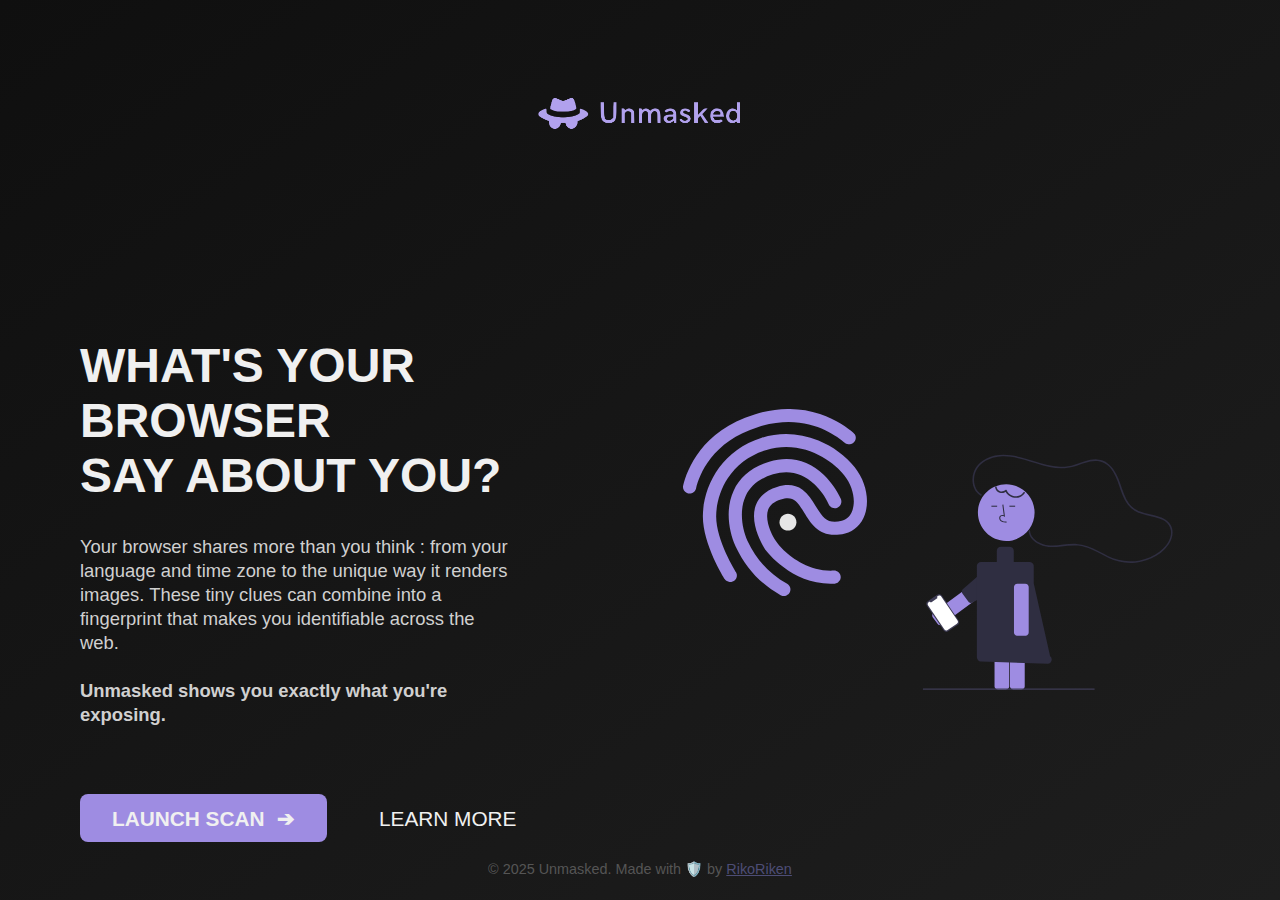
<file: docs/index.html>
<!DOCTYPE html>
<html lang="en">
<head>
  <meta charset="UTF-8" />
  <meta name="viewport" content="width=device-width, initial-scale=1.0"/>
  <title>Home - Unmasked</title>
  <link rel="stylesheet" href="styles/home.css"/>
  <link rel="shortcut icon" type="image/x-icon" href="assets/unmasked-favicon.ico">
</head>
<body>
  <header>
    <p align="center">
            <a href="https://rikoriken.github.io/Unmasked/" >
            <img src="assets/Unmasked_logo.png" alt="Unmasked Logo" class="logo" />
        </a>
        </p>
  </header>

  <main>
    <div class="container-100vw">
        <div class="div-50percent left">
            <h1>WHAT'S YOUR BROWSER<br>SAY ABOUT YOU?</h1>
            <p class="description">Your browser shares more than you think : from your language and time zone to the unique way it renders images. These tiny clues can combine into a fingerprint that makes you identifiable across the web.<br><br><strong>Unmasked shows you exactly what you're exposing.</strong></p>
            <div class="button-container">
                <a href="scan.html" class="cta-button">LAUNCH SCAN<span style="padding-left: 12px;">➔</span></a>
                <a href="about.html" class="cta-button secondary">LEARN MORE</a>
            </div>
        </div>
        <div class="div-50percent">
            <img class="header-img" src="assets/Fingerprint_Illustration.svg" alt="Description of image" />
        </div>
    </div>
  </main>

  <footer>
    <p>© 2025 Unmasked. Made with 🛡️ by <a href="https://github.com/RikoRiken" style="color: #4d4d76;" target="_blank" rel="noopener noreferrer">RikoRiken</a></p>
  </footer>
</body>
</html>
</file>
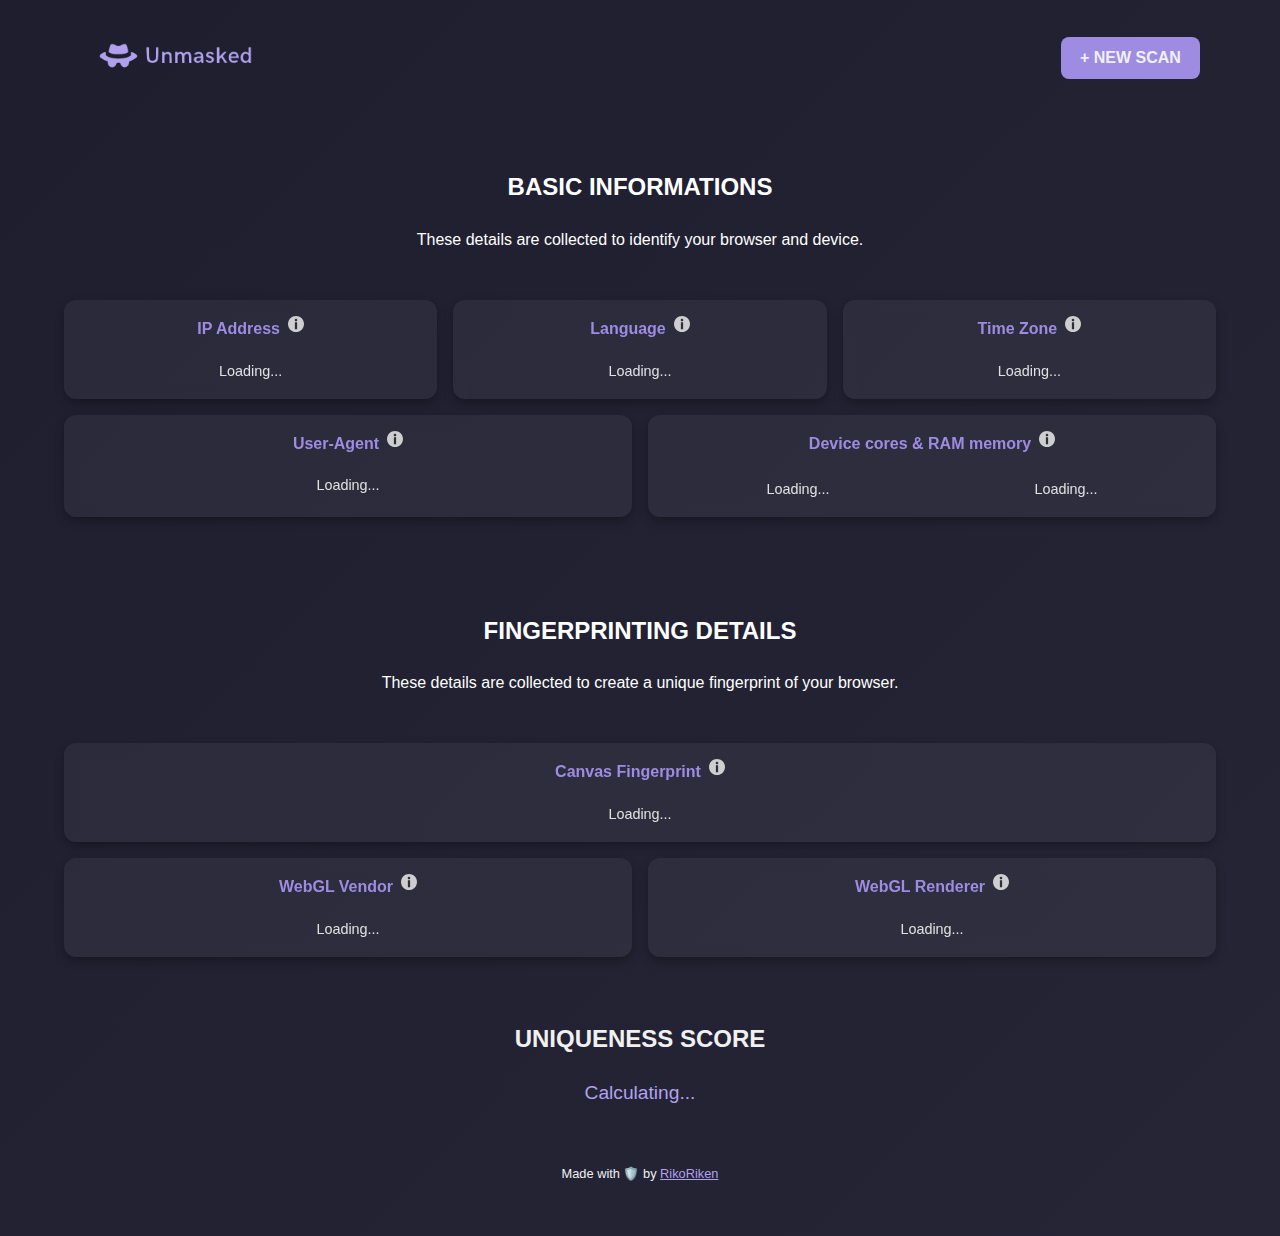
<file: frontend/index.html>
<!-- 
     _   _                           _            _ 
    | | | |_ __  _ __ ___   __ _ ___| | _____  __| |
    | | | | '_ \| '_ ` _ \ / _` / __| |/ / _ \/ _` |
    | |_| | | | | | | | | | (_| \__ \   <  __/ (_| |
     \___/|_| |_|_| |_| |_|\__,_|___/_|\_\___|\__,_|
                                                
Unmasked, a simple web application to discover your fingerprint on websites. -->

<!DOCTYPE html>
<html lang="en">
<head>
  <link rel="stylesheet" href="./styles.css">
  <meta charset="UTF-8">
  <meta name="viewport" content="width=device-width, initial-scale=1">
  <title>Unmasked – Browser Fingerprint Explorer</title>
</head>

<body>

  <header>
    <div class="navbar">
        <div>
            <img src="../assets/Unmasked_logo.png" alt="Unmasked Logo" width="192px">
        </div>
        <div>
            <button id="new-scan" class="button">+ NEW SCAN</button>
        </div>
    </div>
  </header>

  <main>
    <section id="basic-info">
        <div class="h2">
            <h2>BASIC INFORMATIONS</h2>
            <p>These details are collected to identify your browser and device.</p>
        </div>

        <div class="info-grid-horizontal">
            <div class="info-box">
                <div class="label">IP Address
                    <div class="tooltip-container">
                        <img src="../assets/info-icon.svg" class="info-icon" alt="Info">
                        <div class="tooltip">
                            <p><strong>This is your public IP address, which websites can access when you visit them.</strong></p>
                                <ul>
                                    <li>It can reveal your approximate location.</li>
                                    <li>It can reveal your internet provider.</li>
                                </ul>
                        </div>
                    </div>
                </div>
                <div class="result" id="ip-address">Loading...</div>
            </div>
            <div class="info-box">
                <div class="label">Language
                    <div class="tooltip-container">
                        <img src="../assets/info-icon.svg" class="info-icon" alt="Info">
                        <div class="tooltip">
                            <p><strong>This is the preferred language your browser shares with websites.</strong></p>
                                <ul>
                                    <li>Helps websites display content in the correct language.</li>
                                    <li>Can also give hints about your regional settings.</li>
                                </ul>
                        </div>
                    </div>
                </div>
                <div class="result" id="language">Loading...</div>
            </div>
            <div class="info-box">
                <div class="label">Time Zone
                    <div class="tooltip-container">
                        <img src="../assets/info-icon.svg" class="info-icon" alt="Info">
                        <div class="tooltip">
                            <p><strong>This is the time zone configured in your operating system or browser.</strong></p>
                                <ul>
                                    <li>Allows websites to adjust content like dates and times to match your local time.</li>
                                    <li>Can also reveal your location.</li>
                                </ul>
                        </div>
                    </div>
                </div>
                <div class="result" id="timezone">Loading...</div>
            </div>
            
        </div>

        <div class="info-grid-horizontal">
            <div class="info-box">
                <div class="label">User-Agent
                    <div class="tooltip-container">
                        <img src="../assets/info-icon.svg" class="info-icon" alt="Info">
                        <div class="tooltip">
                            <p><strong>The User-Agent is a string your browser sends to websites.</strong></p>
                                <ul>
                                    <li>It tells the site which browser and operating system you’re using.</li>
                                    <li>However, it can also reveal details about your device and software version.</li>
                                </ul>
                        </div>
                    </div>
                </div>
                <div class="result" id="user-agent">Loading...</div>
            </div>           
            <div class="info-box">
                <div class="label">Device cores & RAM memory
                    <div class="tooltip-container">
                        <img src="../assets/info-icon.svg" class="info-icon" alt="Info">
                        <div class="tooltip">
                            <p>These values show your device’s hardware capabilities.</p>
                                <ul>
                                    <li> The number of CPU cores indicates how many tasks your processor can handle.</li>
                                    <li> The RAM value is an approximation provided by the browser and may be lower than your real device’s memory.</li>
                                    <li> These details help websites optimize performance but are not always precise.</li>
                                </ul>
                        </div>
                    </div>
                </div>
                <div class="hardware-line">
                    <div class="result" id="hardware-concurrency">Loading...</div>
                    <div class="result" id="device-memory">Loading...</div>
                </div>
            </div>
        </div>

        </section>

    <section id="fingerprint">
        <div class="h2">
            <h2>FINGERPRINTING DETAILS</h2>
            <p>These details are collected to create a unique fingerprint of your browser.</p>
        </div>

        <div class="info-grid-horizontal">
            <div class="info-box">
                <div class="label">Canvas Fingerprint
                    <div class="tooltip-container">
                        <img src="../assets/info-icon.svg" class="info-icon" alt="Info">
                        <div class="tooltip">This is a unique identifier generated by rendering a hidden canvas element.</div>
                    </div>
                </div>
                <div class="result" id="canvas-fingerprint">Loading...</div>
                </div>
            </div>
        <div class="info-grid-horizontal">
            <div class="info-box">
                <div class="label">WebGL Vendor
                    <div class="tooltip-container">
                        <img src="../assets/info-icon.svg" class="info-icon" alt="Info">
                        <div class="tooltip">This is the vendor of the WebGL implementation.</div>
                    </div>
                </div>
                <div class="result" id="webgl-vendor">Loading...</div>
            </div>
            <div class="info-box">
                <div class="label">WebGL Renderer
                    <div class="tooltip-container">
                        <img src="../assets/info-icon.svg" class="info-icon" alt="Info">
                        <div class="tooltip">This is the renderer of the WebGL implementation.</div>
                    </div>
                </div>
                <div class="result" id="webgl-renderer">Loading...</div>
            </div>
        </div>
        </section>

    <section id="result">
      <h2>UNIQUENESS SCORE</h2>
      <p><span id="uniqueness-score">Calculating...</span></p>
    </section>
  </main>

  <footer>
    <p>Made with 🛡️ by <a href="https://github.com/RikoRiken" style="color: #b1a1ed;" target="_blank" rel="noopener noreferrer">RikoRiken</a></p>
  </footer>

  <script src="script.js"></script>

</body>
</html>
</file>
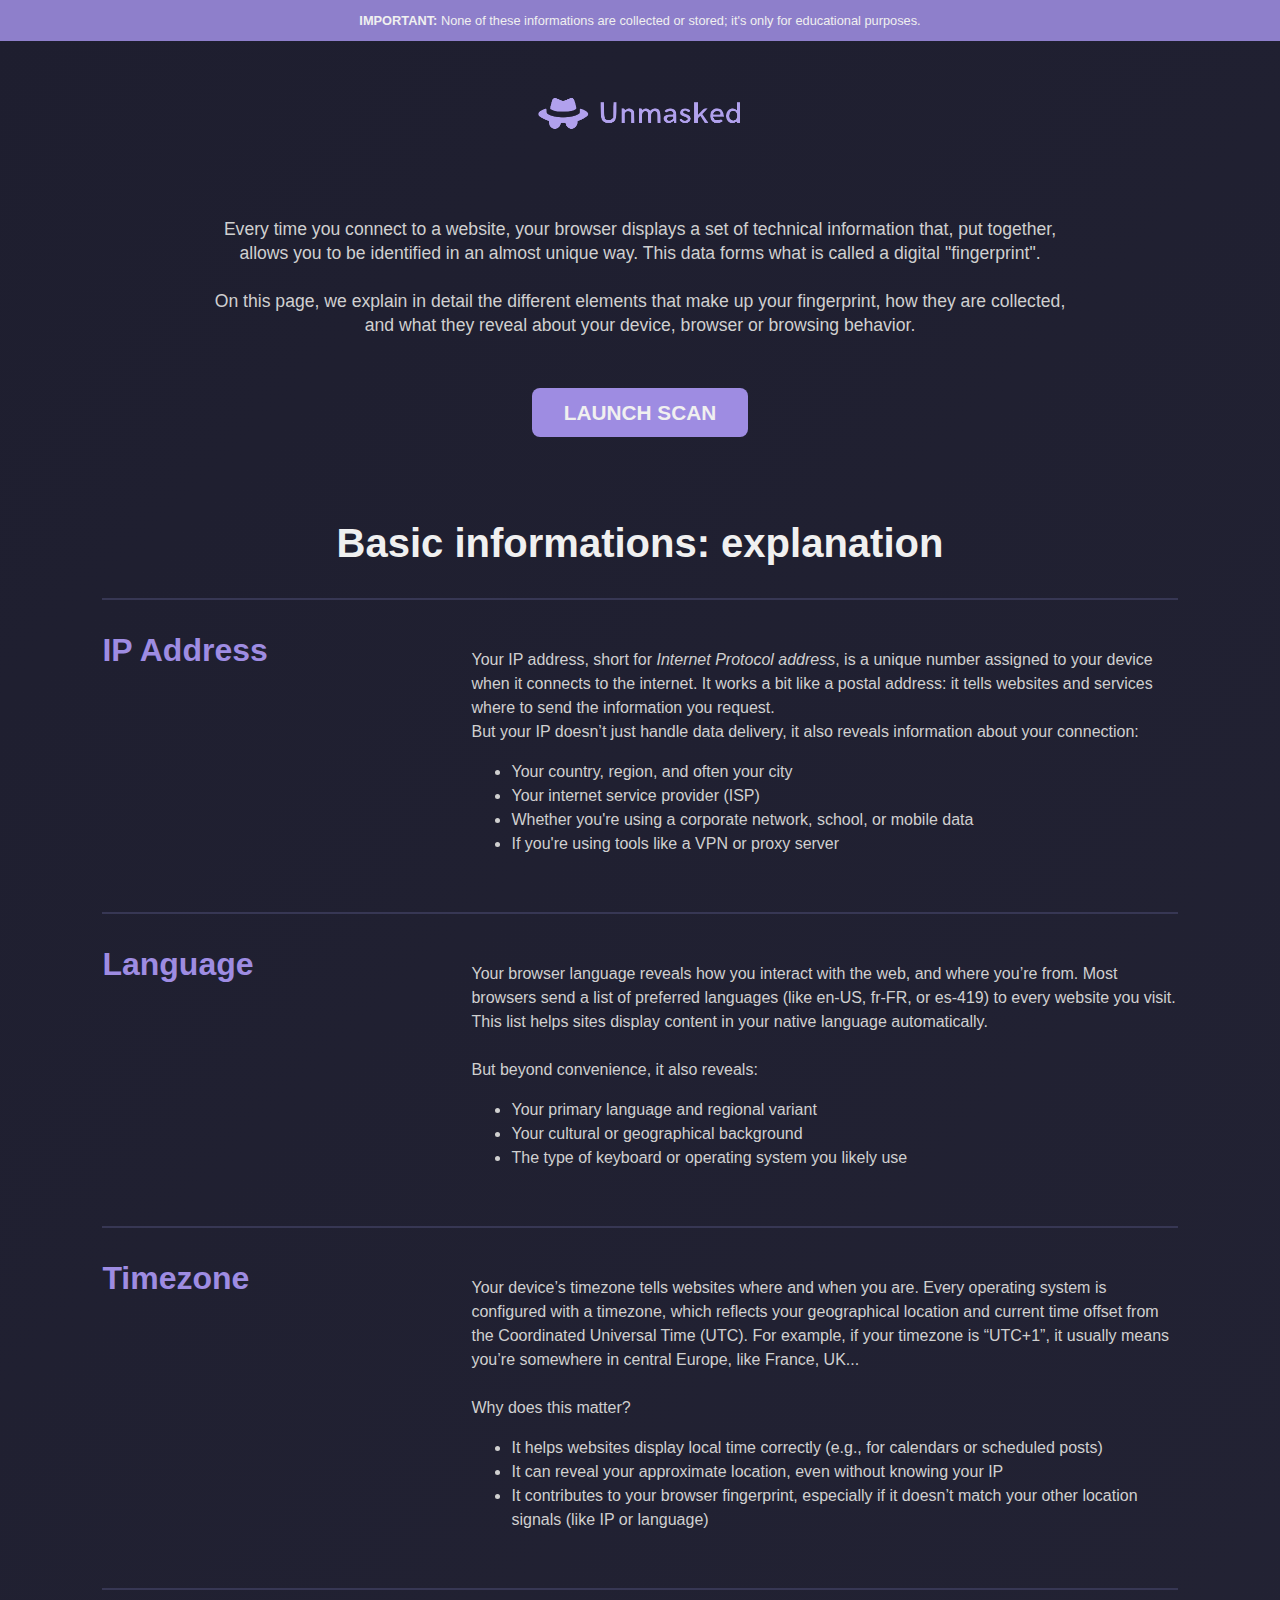
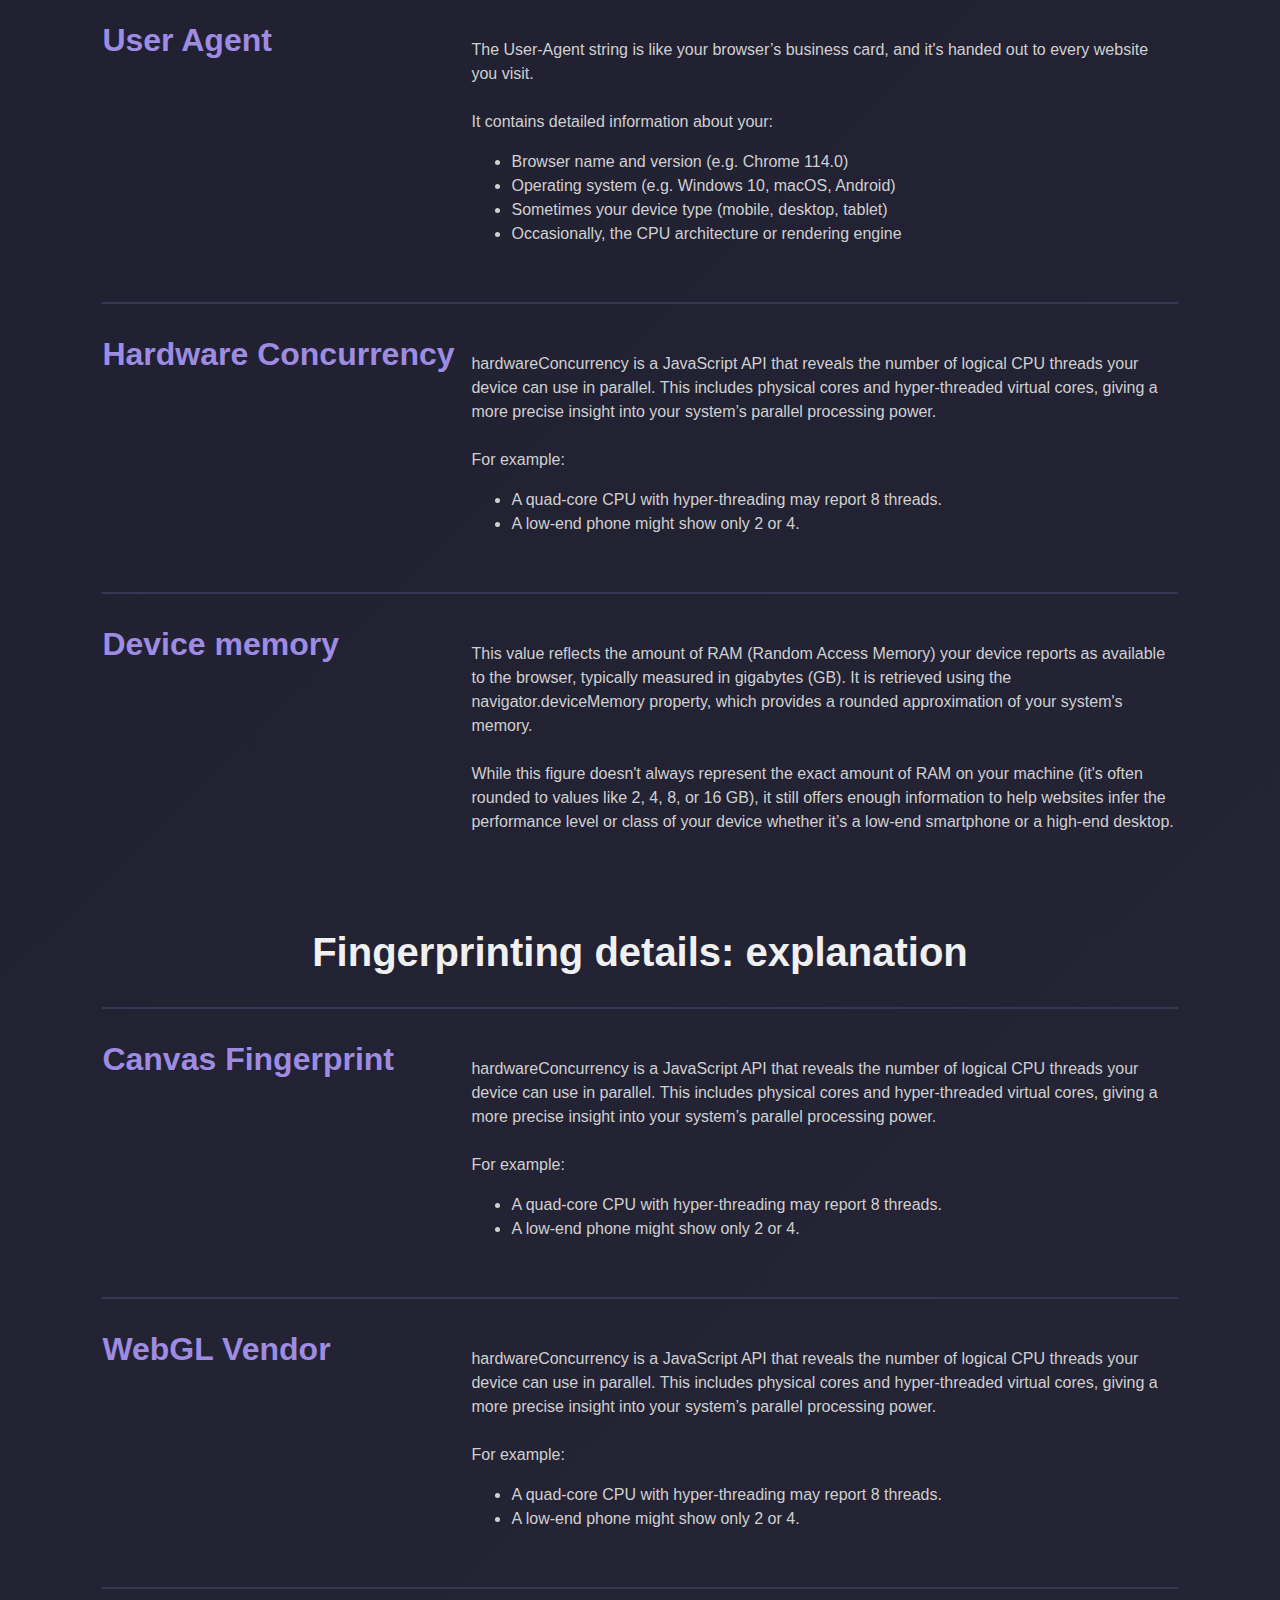
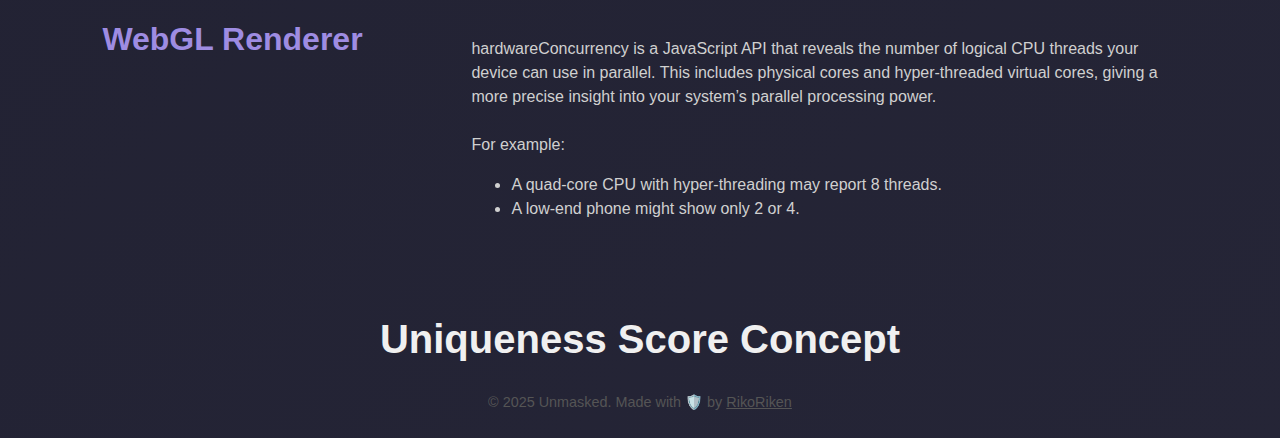
<file: docs/about.html>
<!DOCTYPE html>
<html lang="en">
<head>
  <meta charset="UTF-8" />
  <meta name="viewport" content="width=device-width, initial-scale=1.0"/>
  <title>Unmasked about</title>
  <link rel="stylesheet" href="styles/about.css"/>
</head>

<body>

    <banner>
        <div class="banner-content">
            <p><strong>IMPORTANT:</strong> None of these informations are collected or stored; it's only for educational purposes.</p>
        </div>
    </banner>

    <header>
        <p align="center">
            <a href="https://rikoriken.github.io/Unmasked/" >
            <img src="assets/Unmasked_logo.png" alt="Unmasked Logo" class="logo" />
        </a>
        </p>
        <p align="center" class="intro">Every time you connect to a website, your browser displays a set of technical information that, put together, allows you to be identified in an almost unique way. This data forms what is called a <b>digital "fingerprint"</b>.<br><br>On this page, we explain in detail the different elements that make up your fingerprint, how they are collected, and what they reveal about your device, browser or browsing behavior.</p>
        <p align="center">
            <a href="scan.html" class="cta-button">LAUNCH SCAN</a>
        </p>
    </header>

  <main>
    <h2>Basic informations: explanation</h2>
    <div class="explanation-grid">
        <div class="label">IP Address</div>
        <div class="description">
            <p>Your IP address, short for <i>Internet Protocol address</i>, is a unique number assigned to your device when it connects to the internet. It works a bit like a postal address: it tells websites and services where to send the information you request.<br> But your IP doesn’t just handle data delivery, it also reveals information about your connection:
            <ul>
                <li>Your country, region, and often your city</li>
                <li>Your internet service provider (ISP)</li>
                <li>Whether you're using a corporate network, school, or mobile data</li>
                <li>If you're using tools like a VPN or proxy server</li>
            </ul>
            </p>
        </div>
    </div>

    <div class="explanation-grid">
        <div class="label">Language</div>
        <div class="description">
            <p>Your browser language reveals how you interact with the web, and where you’re from. Most browsers send a list of preferred languages (like en-US, fr-FR, or es-419) to every website you visit. This list helps sites display content in your native language automatically.
            <br><br>But beyond convenience, it also reveals:
            <ul>
                <li>Your primary language and regional variant</li>
                <li>Your cultural or geographical background</li>
                <li>The type of keyboard or operating system you likely use</li>
            </ul>
            </p>
        </div>
    </div>

    <div class="explanation-grid">
        <div class="label">Timezone</div>
        <div class="description">
            <p>Your device’s timezone tells websites where and when you are. Every operating system is configured with a timezone, which reflects your geographical location and current time offset from the Coordinated Universal Time (UTC). For example, if your timezone is “UTC+1”, it usually means you’re somewhere in central Europe, like France, UK...<br><br>Why does this matter?
            <ul>
                <li>It helps websites display local time correctly (e.g., for calendars or scheduled posts)</li>
                <li>It can reveal your approximate location, even without knowing your IP</li>
                <li>It contributes to your browser fingerprint, especially if it doesn’t match your other location signals (like IP or language)</li>
            </ul>
            </p>
        </div>
    </div>

    <div class="explanation-grid">
        <div class="label">User Agent</div>
        <div class="description">
            <p> The User-Agent string is like your browser’s business card, and it's handed out to every website you visit.
                <br><br>It contains detailed information about your:
            <ul>
                <li>Browser name and version (e.g. Chrome 114.0)</li>
                <li>Operating system (e.g. Windows 10, macOS, Android)</li>
                <li>Sometimes your device type (mobile, desktop, tablet)</li>
                <li>Occasionally, the CPU architecture or rendering engine</li>
            </ul>
            </p>
        </div>
    </div>

    <div class="explanation-grid">
        <div class="label">Hardware Concurrency</div>
        <div class="description">
            <p> hardwareConcurrency is a JavaScript API that reveals the number of logical CPU threads your device can use in parallel. This includes physical cores and hyper-threaded virtual cores, giving a more precise insight into your system’s parallel processing power.<br><br>For example:
            <ul>
                <li>A quad-core CPU with hyper-threading may report 8 threads.</li>
                <li>A low-end phone might show only 2 or 4.</li>
            </ul>
            </p>
        </div>
    </div>

    <div class="explanation-grid">
        <div class="label">Device memory</div>
        <div class="description">
            <p> This value reflects the amount of RAM (Random Access Memory) your device reports as available to the browser, typically measured in gigabytes (GB). It is retrieved using the navigator.deviceMemory property, which provides a rounded approximation of your system's memory.<br><br>While this figure doesn't always represent the exact amount of RAM on your machine (it's often rounded to values like 2, 4, 8, or 16 GB), it still offers enough information to help websites infer the performance level or class of your device whether it’s a low-end smartphone or a high-end desktop.
            </p>
        </div>
    </div>

    <h2>Fingerprinting details: explanation</h2>
    <div class="explanation-grid">
        <div class="label">Canvas Fingerprint</div>
        <div class="description">
            <p> hardwareConcurrency is a JavaScript API that reveals the number of logical CPU threads your device can use in parallel. This includes physical cores and hyper-threaded virtual cores, giving a more precise insight into your system’s parallel processing power.<br><br>For example:
            <ul>
                <li>A quad-core CPU with hyper-threading may report 8 threads.</li>
                <li>A low-end phone might show only 2 or 4.</li>
            </ul>
        </div>
    </div>

    <div class="explanation-grid">
        <div class="label">WebGL Vendor</div>
        <div class="description">
            <p> hardwareConcurrency is a JavaScript API that reveals the number of logical CPU threads your device can use in parallel. This includes physical cores and hyper-threaded virtual cores, giving a more precise insight into your system’s parallel processing power.<br><br>For example:
            <ul>
                <li>A quad-core CPU with hyper-threading may report 8 threads.</li>
                <li>A low-end phone might show only 2 or 4.</li>
            </ul>
        </div>
    </div>

    <div class="explanation-grid">
        <div class="label">WebGL Renderer</div>
        <div class="description">
            <p> hardwareConcurrency is a JavaScript API that reveals the number of logical CPU threads your device can use in parallel. This includes physical cores and hyper-threaded virtual cores, giving a more precise insight into your system’s parallel processing power.<br><br>For example:
            <ul>
                <li>A quad-core CPU with hyper-threading may report 8 threads.</li>
                <li>A low-end phone might show only 2 or 4.</li>
            </ul>
        </div>
    </div>

    <h2>Uniqueness Score Concept</h2>


  <footer>
    <p>© 2025 Unmasked. Made with 🛡️ by <a href="https://github.com/RikoRiken" style="color: #555;" target="_blank" rel="noopener noreferrer">RikoRiken</a></p>
  </footer>
</body>
</html>
</file>
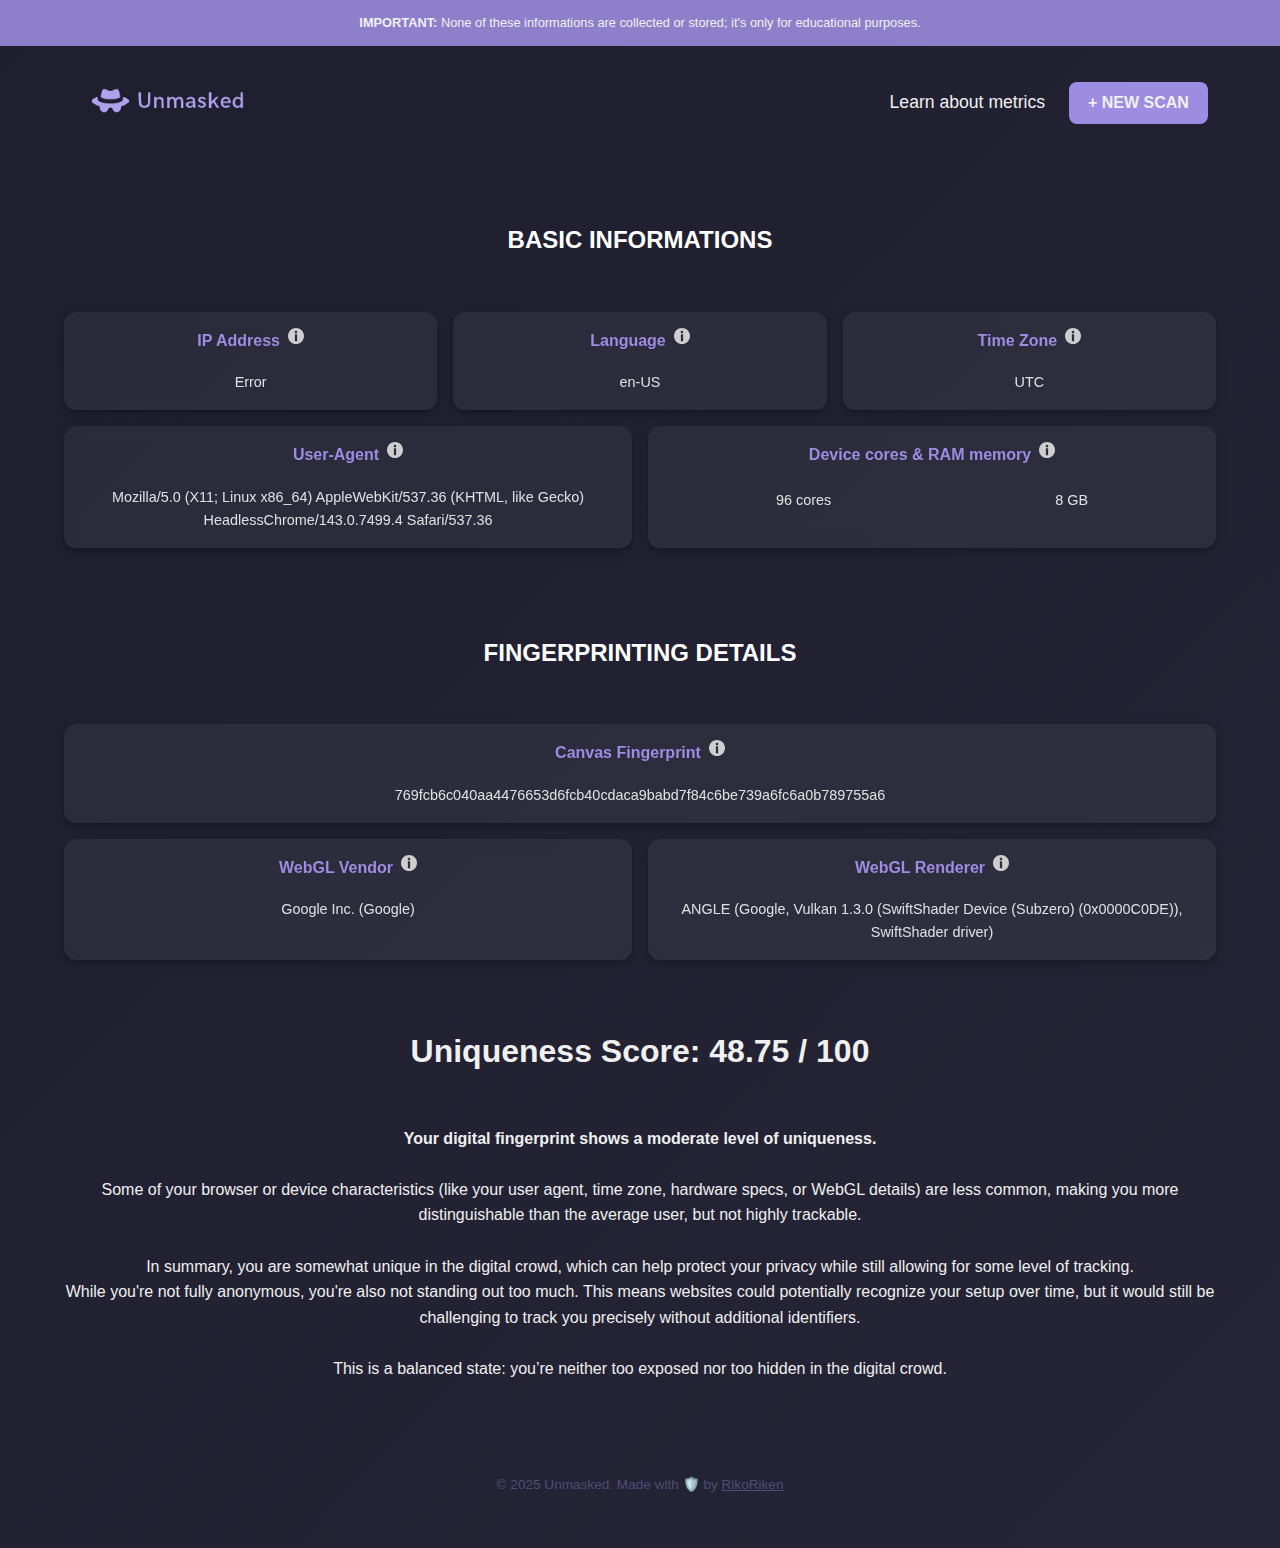
<file: docs/scan.html>
<!-- 
     _   _                           _            _ 
    | | | |_ __  _ __ ___   __ _ ___| | _____  __| |
    | | | | '_ \| '_ ` _ \ / _` / __| |/ / _ \/ _` |
    | |_| | | | | | | | | | (_| \__ \   <  __/ (_| |
     \___/|_| |_|_| |_| |_|\__,_|___/_|\_\___|\__,_|
                                                
Unmasked, a simple web application to discover your fingerprint on websites. -->

<!DOCTYPE html>
<html lang="en">
<head>
  <link rel="stylesheet" href="./styles/scan.css">
  <meta charset="UTF-8">
  <meta name="viewport" content="width=device-width, initial-scale=1">
  <title>Unmasked – Browser Fingerprint Explorer</title>
</head>

<body>

    <banner>
        <div class="banner-content">
            <p><strong>IMPORTANT:</strong> None of these informations are collected or stored; it's only for educational purposes.</p>
        </div>
    </banner>

    <header>
        <div class="navbar">
            <div>
                <p align="center">
                <a href="https://rikoriken.github.io/Unmasked/" >
                <img src="assets/Unmasked_logo.png" alt="Unmasked Logo" width="192px" />
            </a>
            </p>
            </div>
            <div>
                <a href="about.html" class="about-btn">Learn about metrics</a>
                <button id="new-scan-btn" class="new-scan-btn">+ NEW SCAN</button>
            </div>
        </div>
    </header>

    <main>
        <section id="basic-info">
            <div class="h2">
                <h2>BASIC INFORMATIONS</h2>
            </div>

        <div class="info-grid-horizontal">
            <div class="info-box">
                <div class="label">IP Address
                    <div class="tooltip-container">
                        <img src="assets/info-icon.svg" class="info-icon" alt="Info">
                        <div class="tooltip">
                            <p><strong>This is your public IP address, which websites can access when you visit them.</strong></p>
                                <ul>
                                    <li>It can reveal your approximate location.</li>
                                    <li>It can reveal your internet provider.</li>
                                </ul>
                        </div>
                    </div>
                </div>
                <div class="result" id="ip-address">Loading...</div>
            </div>
            <div class="info-box">
                <div class="label">Language
                    <div class="tooltip-container">
                        <img src="assets/info-icon.svg" class="info-icon" alt="Info">
                        <div class="tooltip">
                            <p><strong>This is the preferred language your browser shares with websites.</strong></p>
                                <ul>
                                    <li>Helps websites display content in the correct language.</li>
                                    <li>Can also give hints about your regional settings.</li>
                                </ul>
                        </div>
                    </div>
                </div>
                <div class="result" id="language">Loading...</div>
            </div>
            <div class="info-box">
                <div class="label">Time Zone
                    <div class="tooltip-container">
                        <img src="assets/info-icon.svg" class="info-icon" alt="Info">
                        <div class="tooltip">
                            <p><strong>This is the time zone configured in your operating system or browser.</strong></p>
                                <ul>
                                    <li>Allows websites to adjust content like dates and times to match your local time.</li>
                                    <li>Can also reveal your location.</li>
                                </ul>
                        </div>
                    </div>
                </div>
                <div class="result" id="timezone">Loading...</div>
            </div>
            
        </div>

        <div class="info-grid-horizontal">
            <div class="info-box">
                <div class="label">User-Agent
                    <div class="tooltip-container">
                        <img src="assets/info-icon.svg" class="info-icon" alt="Info">
                        <div class="tooltip">
                            <p><strong>The User-Agent is a string your browser sends to websites.</strong></p>
                                <ul>
                                    <li>It tells the site which browser and operating system you’re using.</li>
                                    <li>However, it can also reveal details about your device and software version.</li>
                                </ul>
                        </div>
                    </div>
                </div>
                <div class="result" id="user-agent">Loading...</div>
            </div>           
            <div class="info-box">
                <div class="label">Device cores & RAM memory
                    <div class="tooltip-container">
                        <img src="assets/info-icon.svg" class="info-icon" alt="Info">
                        <div class="tooltip">
                            <p>These values show your device’s hardware capabilities.</p>
                                <ul>
                                    <li> The number of CPU cores indicates how many tasks your processor can handle.</li>
                                    <li> The RAM value is an approximation provided by the browser and may be lower than your real device’s memory.</li>
                                    <li> (Sometimes this value can be inaccurate, a 16GB or + may be reported as 8GB)</li>
                                </ul>
                        </div>
                    </div>
                </div>
                <div class="hardware-line">
                    <div class="result" id="hardware-concurrency">Loading...</div>
                    <div class="result" id="device-memory">Loading...</div>
                </div>
            </div>
        </div>

        </section>

    <section id="fingerprint">
        <div class="h2">
            <h2>FINGERPRINTING DETAILS</h2>
        </div>

        <div class="info-grid-horizontal">
            <div class="info-box">
                <div class="label">Canvas Fingerprint
                    <div class="tooltip-container">
                        <img src="assets/info-icon.svg" class="info-icon" alt="Info">
                        <div class="tooltip">
                            <p><strong>This value is generated by drawing an invisible image in your browser.</strong></p>
                            <p>The result depends on many subtle factors:</p>
                                <ul>
                                    <li>Your graphics card (GPU)</li>
                                    <li>Your browser and operating system</li>
                                    <li>Installed fonts and rendering settings</li>
                                </ul>
                            <p>It can be used to help uniquely identify your device without using cookies.</p>
                        </div>
                    </div>
                </div>
                <div class="result" id="canvas-fingerprint">Loading...</div>
                </div>
            </div>
        <div class="info-grid-horizontal">
            <div class="info-box">
                <div class="label">WebGL Vendor
                    <div class="tooltip-container">
                        <img src="assets/info-icon.svg" class="info-icon" alt="Info">
                        <div class="tooltip">
                            <p><strong>This is the name of the manufacturer of your graphics card.</strong></p>
                            <p>This value is often stable and specific to your hardware, which makes it useful to distinguish devices.</p>
                        </div>
                    </div>
                </div>
                <div class="result" id="webgl-vendor">Loading...</div>
            </div>
            <div class="info-box">
                <div class="label">WebGL Renderer
                    <div class="tooltip-container">
                        <img src="assets/info-icon.svg" class="info-icon" alt="Info">
                        <div class="tooltip">
                            <p><strong>This is the name of the graphics card model or driver used by your system.</strong></p>
                            <p>Combined with the Vendor, it can help identify your device more precisely.</p>
                        </div>
                    </div>
                </div>
                <div class="result" id="webgl-renderer">Loading...</div>
            </div>
        </div>
        </section>

    <section class="uniqueness-div" id="result">
      <p><span id="uniqueness-score">Calculating...</span></p>
      <p id="comment-score"></p>
    </section>
  </main>

  <footer>
    <p>© 2025 Unmasked. Made with 🛡️ by <a href="https://github.com/RikoRiken" style="color: #4d4d76;" target="_blank" rel="noopener noreferrer">RikoRiken</a></p>
  </footer>

  <script src="script.js"></script>

</body>
</html>
</file>
<file: docs/styles/home.css>
body {
  margin: 0;
  padding: 0;
  font-family: "Segoe UI", sans-serif;
  background: linear-gradient(145deg, #0f0f0f, #1e1e1e);
  background-color: #0f0f0f;
  color: #f4f4f4;
  display: flex;
  flex-direction: column;
  align-items: center;
  height: 100vh;
  text-align: center;
}

header {
  margin-top: 5vh;
}

.logo {
  width: 256px;
  height: auto;
  margin-bottom: 1rem;
}

h1 {
  font-size: 3rem;
  margin-bottom: 2rem;
  color: #f0f0f0;
}

main {
  margin-top: 10vh;
}

.container-100vw {
  width: 90vw;
  display: flex;
  justify-content: center;
  align-items: center;
}

.div-50percent {
  width: 50%;
  padding: 1rem;
    text-align: center;
}

.div-50percent.left {
  text-align: left;
}

.description {
  font-size: 1.15rem;
  color: #d0d0d0;
  margin-bottom: 5rem;
  line-height: 1.5rem;
  padding-right: 20%;
}

.header-img {
  width: 90%;
  height: auto;
  margin-bottom: 2rem;
}

.cta-button {
    background-color: #9e8ce2;
    color: #f0f0f0;
    padding: 0.8rem 2rem;
    border-radius: 8px;
    font-size: 1.3rem;
    text-decoration: none;
    font-weight: bold;
    transition: background 0.3s ease;
}

.cta-button:hover {
    background-color: #8E7FCB;
}

.cta-button.secondary {
    background-color: transparent;
    color: #f0f0f0;
    margin-left: 1rem;
    font-weight: 400;
}

footer {
  margin-top: auto;
  margin-bottom: 1rem;
  font-size: 0.9rem;
  color: #555;
}
</file>
<file: frontend/styles.css>
/*
     _   _                           _            _ 
    | | | |_ __  _ __ ___   __ _ ___| | _____  __| |
    | | | | '_ \| '_ ` _ \ / _` / __| |/ / _ \/ _` |
    | |_| | | | | | | | | | (_| \__ \   <  __/ (_| |
     \___/|_| |_|_| |_| |_|\__,_|___/_|\_\___|\__,_|
                                                
Unmasked, a simple web application to discover your fingerprint on websites. */

body {
  font-family: 'segoe-ui', Tahoma, Geneva, Verdana, sans-serif;
  font-size: 1rem;
  line-height: 1.6;
  margin: 0;
  padding: 0;
  height: 100%;
  width: 100vw;
  background: linear-gradient(135deg, #1e1e2f, #2c2c3e, #1e1e2f);
  background-size: 400% 400%;
  animation: gradientShift 15s ease infinite;
  color: #f0f0f0;
}

header {
  text-align: center;
  padding-left: 5%;
  padding-right: 5%;
}

.navbar {
  display: flex;
  justify-content: space-between;
  align-items: center;
  padding: 1rem;
}

button {
  background-color: #9e8ce2;
  color: #f0f0f0;
  border: none;
  padding: 0.75rem 1.2rem;
  cursor: pointer;
  border-radius: 8px;
  font-weight: 600;
  font-size: 1rem;
}

button:hover {
  background-color: #8E7FCB
;
}

.h2 {
  color: #ffffff;
  margin-top: 1rem;
  text-align: center;
  padding: 1rem;
}

section {
  padding-bottom: 3vh;
  text-align: center;
}

.info-grid-horizontal {
  display: grid;
  grid-template-columns: repeat(auto-fit, minmax(200px, 1fr));
  gap: 1rem;
  margin-top: 1rem;
  margin-bottom: 1rem;
}

.info-box {
  background: rgba(255, 255, 255, 0.05);
  backdrop-filter: blur(6px);
  border-radius: 12px;
  padding: 1rem;
  text-align: center;
  box-shadow: 0 4px 10px rgba(0, 0, 0, 0.3);
}

.info-box .label {
  display: flex;
  align-items: center;
  justify-content: center;
  position: relative;
  font-weight: bold;
  margin-bottom: 0.2rem;
  color: #9e8ce2;
}

.info-box .result {
  font-size: 0.9rem;
  color: #e0e0e0;
  margin-top: 2vh;
}

.tooltip-container {
  position: relative;
  display: inline-block;
}

.tooltip {
  visibility: hidden;
  opacity: 0;
  width: 256px;
  background: rgba(40, 40, 55, 0.85);
  color: #eee;
  text-align: left;
  padding: 0.7rem 1rem;
  border-radius: 10px;
  position: absolute;
  z-index: 10;
  bottom: 125%; /* position au-dessus de l’icône */
  left: 50%;
  transform: translateX(-50%);
  box-shadow: 0 8px 20px rgba(0, 0, 0, 0.5);
  backdrop-filter: blur(10px);
  transition: opacity 0.3s ease;
  font-size: 0.8rem;
  font-weight: 300;
  line-height: 1.3;
}

.tooltip::after {
  content: "";
  position: absolute;
  top: 100%;
  left: 50%;
  transform: translateX(-50%);
  border-width: 7px;
  border-style: solid;
  border-color: rgba(40, 40, 55, 0.85) transparent transparent transparent;
}

.tooltip-container:hover .tooltip {
  visibility: visible;
  opacity: 1;
}

.hardware-line {
  display: flex;
  justify-content: space-around;
  align-items: center;
}

.info-icon {
  width: 16px;
  height: 16px;
  margin-left: 8px;
  vertical-align: top;
}

main {
  margin: 0 auto;
  padding-left: 5%;
  padding-right: 5%;
  max-width: 1200px;
}

#uniqueness-score {
  font-size: 1.2rem;
  font-weight: 500;
  color: #b1a1ed;
}

footer {
  text-align: center;
  font-size: 0.8rem;
  padding-bottom: 3%;
}
</file>
<file: docs/styles/about.css>
body {
    margin: 0;
    padding: 0;
    font-family: "Segoe UI", sans-serif;
    background: linear-gradient(135deg, #1e1e2f, #2c2c3e, #1e1e2f);
    background-size: 400% 400%;
    animation: gradientShift 15s ease infinite;
    color: #f4f4f4;
    display: flex;
    flex-direction: column;
    align-items: center;
    text-align: center;
}

.logo {
    width: 256px;
    height: auto;
    margin-bottom: 1rem;
}

header {
    margin-top: 5vh;
    align-items: center;
    display: flex;
    justify-content: center;
    flex-direction: column;
}

.banner-content {
  display: flex;
  position: fixed;
  width: 100vw;
  align-items: center;
  justify-content: center;
    top: 0;
    left: 0;
  flex-direction: column;
  background-color: #8E7FCB;
  color:#f0f0f0;
  font-size: 0.8rem;
  z-index: 1;
}

h2 {
    font-size: 2.5rem;
    margin-top: 5rem;
    margin-bottom: 2rem;
    color: #f0f0f0;
}

.intro {
    font-size: 1.1rem;
    color: #d0d0d0;
    margin-bottom: 3rem;
    line-height: 1.5rem;
    font-weight: 300;
    width: 67%;
}

.cta-button {
    background-color: #9e8ce2;
    color: #f0f0f0;
    padding: 0.8rem 2rem;
    border-radius: 8px;
    font-size: 1.3rem;
    text-decoration: none;
    font-weight: bold;
    transition: background 0.3s ease;
}

.cta-button:hover {
    background-color: #8E7FCB;
}

.explanation-grid {
    display: grid;
    grid-template-columns: 1fr 2fr; 
    gap: 1rem;
    margin-bottom: 2.5rem;
    align-items: start;
    padding-top: 2rem;
    border-top: 2px solid #373754;
    margin-left: 8%;
    margin-right: 8%;
}

.label {
    font-weight: bold;
    font-size: 2rem;
    color: #9e8ce2;
    text-align: left;
}

.description {
    color: #d0d0d0;
    font-weight: 300;
    font-size: 1rem;
    text-align: left;
    line-height: 1.5rem;
}

footer {
  margin-top: auto;
  margin-bottom: 1rem;
  font-size: 0.9rem;
  color: #555;
  margin-bottom: 3vh;
}
</file>
<file: docs/styles/scan.css>
/*
     _   _                           _            _ 
    | | | |_ __  _ __ ___   __ _ ___| | _____  __| |
    | | | | '_ \| '_ ` _ \ / _` / __| |/ / _ \/ _` |
    | |_| | | | | | | | | | (_| \__ \   <  __/ (_| |
     \___/|_| |_|_| |_| |_|\__,_|___/_|\_\___|\__,_|
                                                
Unmasked, a simple web application to discover your fingerprint on websites. */

body {
  font-family: "segoe-ui", sans-serif;
  font-size: 1rem;
  line-height: 1.6;
  margin: 0;
  padding: 0;
  height: 100%;
  width: 100vw;
  background: linear-gradient(135deg, #1e1e2f, #2c2c3e, #1e1e2f);
  background-size: 400% 400%;
  animation: gradientShift 15s ease infinite;
  color: #f0f0f0;
}

header {
  text-align: center;
  padding-left: 5%;
  padding-right: 5%;
}

.banner-content {
  display: flex;
  position: fixed;
  align-items: center;
  justify-content: center;
  flex-direction: column;
  background-color: #8E7FCB;
  color:#f0f0f0;
  font-size: 0.8rem;
  z-index: 1;
  width: 100vw;
}

.navbar {
  display: flex;
  justify-content: space-between;
  align-items: center;
  padding: 0.5rem;
  padding-top: 5vh;
}

.new-scan-btn {
  background-color: #9e8ce2;
  color: #f0f0f0;
  border: none;
  padding: 0.75rem 1.2rem;
  cursor: pointer;
  border-radius: 8px;
  font-weight: 600;
  font-size: 1rem;
}

.new-scan-btn:hover {
  background-color: #8E7FCB;
}

.h2 {
  color: #ffffff;
  margin-top: 1rem;
  text-align: center;
  padding: 1rem;
}

section {
  padding-bottom: 2vh;
  text-align: center;
}

.info-grid-horizontal {
  display: grid;
  grid-template-columns: repeat(auto-fit, minmax(200px, 1fr));
  gap: 1rem;
  margin-top: 1rem;
  margin-bottom: 1rem;
}

.info-box {
  background: rgba(255, 255, 255, 0.05);
  backdrop-filter: blur(6px);
  border-radius: 12px;
  padding: 1rem;
  text-align: center;
  box-shadow: 0 4px 10px rgba(0, 0, 0, 0.3);
}

.info-box .label {
  display: flex;
  align-items: center;
  justify-content: center;
  position: relative;
  font-weight: bold;
  margin-bottom: 0.2rem;
  color: #9e8ce2;
}

.info-box .result {
  font-size: 0.9rem;
  color: #e0e0e0;
  margin-top: 2vh;
}

.tooltip-container {
  position: relative;
  display: inline-block;
}

.tooltip {
  visibility: hidden;
  opacity: 0;
  width: 256px;
  background: rgba(40, 40, 55, 0.95);
  color: #eee;
  text-align: left;
  padding: 0.7rem 1rem;
  border-radius: 10px;
  position: absolute;
  z-index: 10;
  bottom: 125%; /* position au-dessus de l’icône */
  left: 50%;
  transform: translateX(-50%);
  box-shadow: 0 8px 20px rgba(0, 0, 0, 0.5);
  backdrop-filter: blur(10px);
  transition: opacity 0.3s ease;
  font-size: 0.8rem;
  font-weight: 300;
  line-height: 1.3;
}

.tooltip::after {
  content: "";
  position: absolute;
  top: 100%;
  left: 50%;
  transform: translateX(-50%);
  border-width: 7px;
  border-style: solid;
  border-color: rgba(40, 40, 55, 0.85) transparent transparent transparent;
}

.tooltip-container:hover .tooltip {
  visibility: visible;
  opacity: 1;
}

.tooltip p {
  margin: 0 0 0.5rem 0;
}

.tooltip ul {
  padding-left: 1.2rem;
  margin: 0;
}

.tooltip li {
  margin-bottom: 0.3rem;
}

.hardware-line {
  display: flex;
  justify-content: space-around;
  align-items: center;
}

.info-icon {
  width: 16px;
  height: 16px;
  margin-left: 8px;
  vertical-align: top;
}

main {
  margin: 0 auto;
  padding-left: 5%;
  padding-right: 5%;
  max-width: 1200px;
}

.uniqueness-div {
  text-align: center;
  margin-top: 2rem;
}

#uniqueness-score {
  margin-top: 2rem;
  font-size: 2rem;
  font-weight: 700;
}

#comment-score {
  padding-top: 2rem;
  font-size: 1rem;
}

.about-btn
  {
    background-color: transparent;
    color: #f0f0f0;
    border: none;
    padding: 0.75rem 1.2rem;
    cursor: pointer;
    border-radius: 8px;
    font-weight: 400;
    font-size: 1.1rem;
    text-decoration: none;
  }
footer {
  text-align: center;
  font-size: 0.85rem;
  padding-bottom: 3%;
  padding-top: 5vh;
  color: #4d4d76;
}

@media (max-width: 480px) {

  body {
    font-size: 0.9rem;
    max-width: 100vw;
  }
  .navbar {
    flex-direction: column;
    align-items: center;
  }

  .banner-content {
    text-align: center;
    top: auto;
    left: 0;
    right: 0;
    background-color: #8E7FCB;
    padding-left: 2rem;
    padding-right: 2rem;
    font-size: 0.7rem;
    width: 100vw;
  }

  .new-scan-btn {
    width: 100%;
    margin-top: 1rem;
  }

  .info-grid-horizontal {
    grid-template-columns: 1fr;
  }

  .tooltip {
    width: 50vw;
    word-break: normal;
  }

  .info-box {
    word-break: break-all;
    overflow-wrap: break-word;
  }

  #uniqueness-score {
    font-size: 2.1rem;
  }

}
</file>
